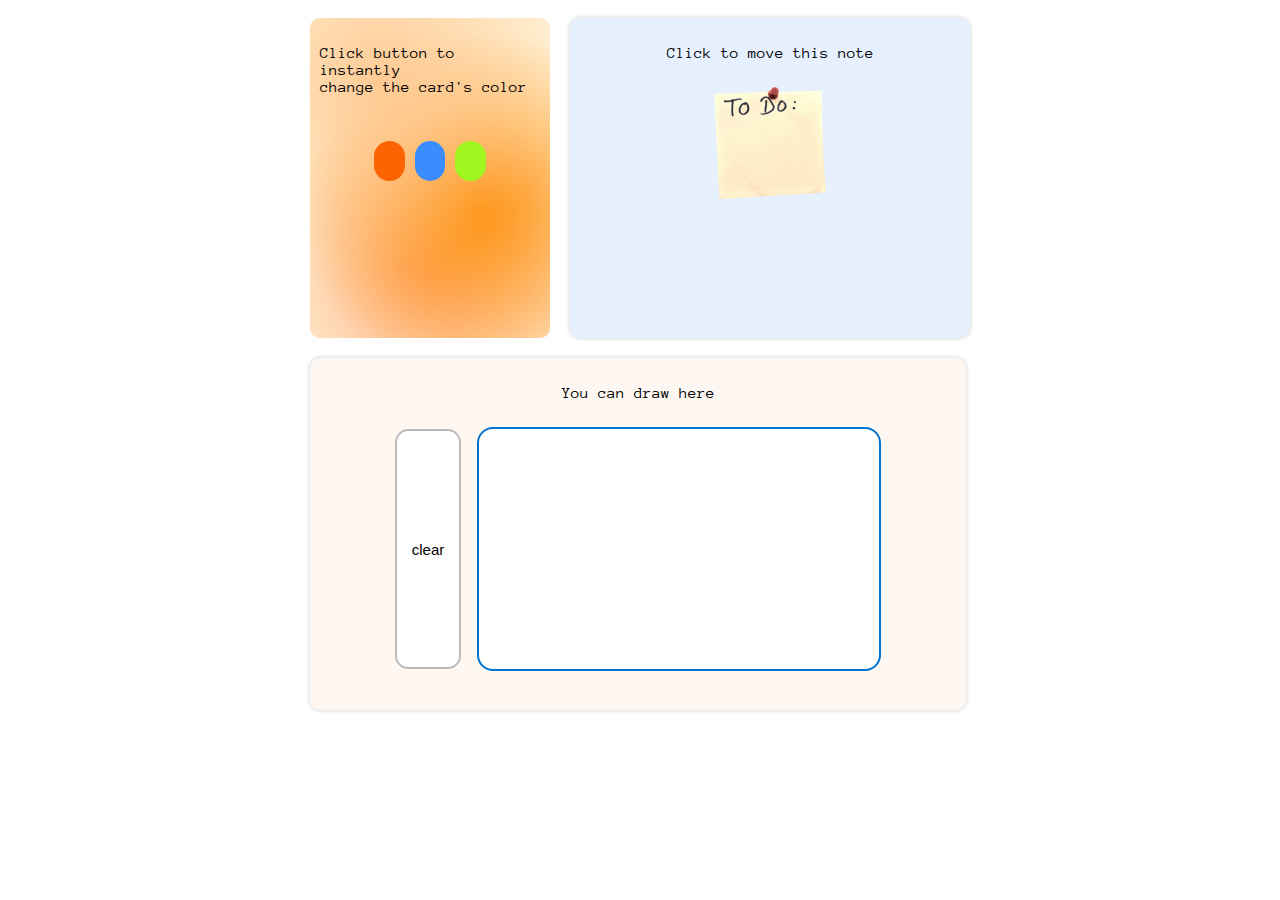
<file: 02js-doodle-desk/index.html>
<!DOCTYPE html>
<html lang="en">

<head>
    <meta charset="UTF-8">
    <meta name="viewport" content="width=device-width, initial-scale=1.0">
    <title>Document</title>
    <link rel="stylesheet" href="css.css">
    <link rel="stylesheet" href="css2.css">
    <link href="https://fonts.googleapis.com/css2?family=Anonymous+Pro:wght@400;700&display=swap" rel="stylesheet">
</head>

<body>
    <main>
        <div class="section">
            <div class="card">
                <div class="text">
                    <p>Click button to
                        instantly<br> change the card's color</p>
                </div>
                <div class="button-section">
                    <button data-color="red"></button>
                    <button data-color="blue"></button>
                    <button data-color="green"></button>
                </div>

            </div>
            <div class="card2" id="paperContainer">
                <div class="text">
                    <p>Click to move this note
                        </p>
                </div>
                <div class="paper">
                    <img src="img/Paper (32).png" id="myImg" class="draggable-img" draggable="false">
                </div>
            </div>
        </div>

        <div class="section-2">
            <div class="card3" id="canvasContainer">
                <div class="text">
                    <p>You can draw here</p>
                </div>
                <div class="card3-down">
                    <button class="clear-button"><p>clear</p></button>
                    <canvas id="myCanvas"  width="400" height="240"></canvas>
                </div>
            </div>
        </div>

    </main>
    <script src="js.js"></script>
    <script src="js2.js"></script>
</body>

</html>
</file>
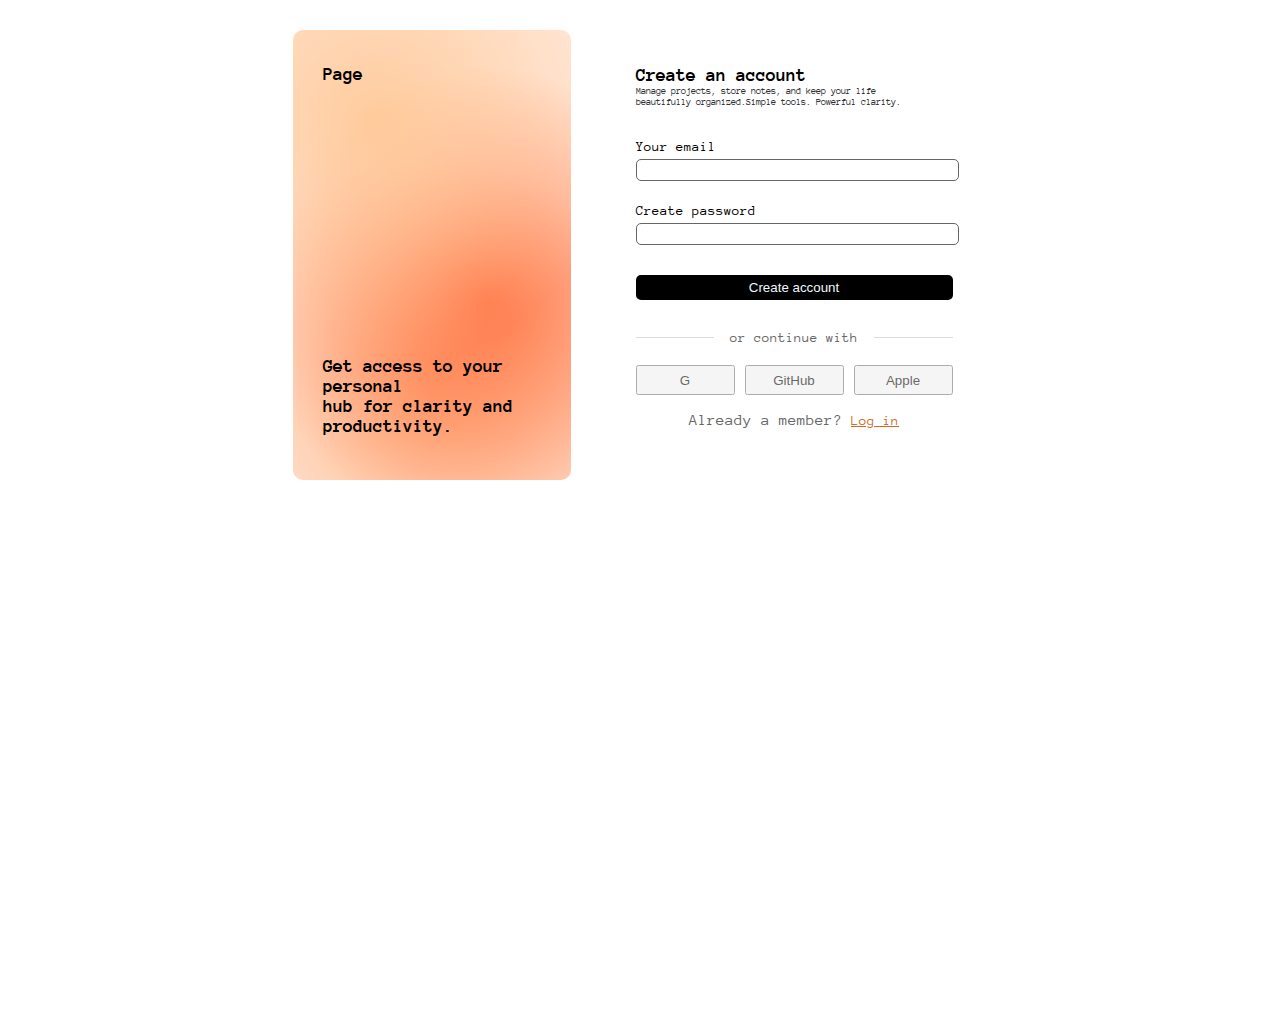
<file: 01-Login-web/login.html>
<!DOCTYPE html>
<html lang="en">


<head>
    <meta charset="UTF-8">
    <meta name="web" content="width=device-width, initial-scale=1.0">
    <title>page</title>
    <link rel="stylesheet" href="login.css">
    <link href="https://fonts.googleapis.com/css2?family=Anonymous+Pro:wght@400;700&display=swap" rel="stylesheet">

</head>

<body>
    <div class="auth-page">
        <div class="left-panel">
            <div class="left-bg"></div>
            <div class="left-content">
                <div class="hero-title">
                    <h3>Page</h3>
                </div>
                <div class="hero-description">
                    <h3>Get access to your personal<br>
                        hub for clarity and<br>
                        productivity.</h3>

                </div>
            </div>
        </div>

        <div class="right-panel">
            <div class="title">
                <div class="form-title">
                    <h3>Create an account</h3>
                </div>
                <div class="form-description">
                    <p>Manage projects, store notes, and keep your life<br>
                        beautifully organized.Simple tools. Powerful clarity.</p>
                </div>
            </div>
            <form class="auth-form">
                <div class="your-mail-form-field">
                    <div class="input-title">
                        <label for="email">Your email</label>
                    </div>
                    <div class="input-wrapper">
                        <input id="email" type="email">
                    </div>
                </div>

                <div class="password-form-field">
                    <div class="input-title">
                        <label for="password">Create password</label>
                    </div>
                    <div class="input-wrapper">
                        <input id="password" type="password">
                    </div>
                </div>

                <button class="primary-button" type="submit">
                    <p>Create account</p>
                </button>
            </form>

            <div class="foauth-section">
                <div class="divider">
                    <span>or continue with</span>
                </div>

                <div class="oauth-buttons">
                    <button class="oauth-button">G</button>
                    <button class="oauth-button">GitHub</button>
                    <button class="oauth-button">Apple</button>
                </div>

                <div class="auth-footer">
                    <p>Already a member? <a href="#">Log in</a></p>
                </div>
            </div>
        </div>
    </div>

    </div>
    </div>
    <script src="login.js"></script>
</body>

</html>
</file>
<file: 02js-doodle-desk/css.css>
body {
    font-family: 'Anonymous Pro', monospace;

    display: flex;
    flex-direction: column;
    justify-content: center;
    align-items: center;
}
main{
    flex-direction:column;
    justify-content: center;
    align-items: center;
}
.section{
    display: flex;
    flex-direction:row;
    justify-content: center;
    align-items: center;
}

.card {
    display: flex;
    flex-direction: column;
    justify-content:start;
    border-radius: 10px;
    margin: 10px;
    height: 100%;
    width: 15em;
    height: 20em;
    background:
        radial-gradient(circle at 30% 20%, rgba(255, 199, 143, 0.9), transparent 60%),
        radial-gradient(circle at 70% 60%, rgb(254, 147, 17), transparent 70%),
        radial-gradient(circle at 50% 80%, rgba(255, 149, 100, 0.7), transparent 60%),
        #ffefd1;
    transition: background-color 0.3s ease;
}

.button-section {
    display: flex;
    flex-direction: row;
    justify-content: center;
    margin: 20px;
    gap: 10px;

}
button{
    height: 3em;
    width: 2.3em;
    display: flex;
    border: none;
    border-radius: 500px 500px 500px 500px;


}
.text{
    margin: 10px;
}

.button-section button:first-child{
    background-color: rgb(251, 100, 0);
}
.button-section button:nth-child(2){
    background-color: rgb(58, 140, 255);
}
.button-section button:nth-child(3){
    background-color: rgb(160, 246, 31);
}

.card-red {
    background:
        radial-gradient(circle at 30% 20%, rgba(255, 132, 132, 0.9), transparent 60%),
        radial-gradient(circle at 70% 60%, rgba(237, 75, 21, 0.8), transparent 70%),
        radial-gradient(circle at 50% 80%, rgba(235, 49, 49, 0.7), transparent 60%),
        #ffd9d9;

}

.card-blue {
    background:
        radial-gradient(circle at 30% 20%, rgba(150, 220, 255, 0.9), transparent 60%),
        radial-gradient(circle at 70% 60%, rgba(57, 50, 255, 0.8), transparent 70%),
        radial-gradient(circle at 50% 80%, rgba(100, 188, 255, 0.7), transparent 60%),
        #d9fcff;

}

.card-green {
    background:
        radial-gradient(circle at 30% 20%, rgba(234, 255, 150, 0.9), transparent 60%),
        radial-gradient(circle at 70% 60%, rgba(132, 255, 50, 0.8), transparent 70%),
        radial-gradient(circle at 50% 80%, rgba(100, 255, 165, 0.7), transparent 60%),
        #d9fff4;

}
</file>
<file: 02js-doodle-desk/css2.css>
.card2 {
    position: relative;
    display: flex;
    flex-direction: column;
    align-items: center;
    justify-content: top;
    border-radius: 10px;
    margin: 10px;
    height: 100%;
    width: 25em;
    height: 20em;
    background-color: rgb(231, 240, 255);
    box-shadow: 0 0 5px rgba(0, 0, 0, 0.2);
    transition: background-color 0.3s ease;
}

.text {
    z-index: 2;
}

.paper {
    position: static;
    width: 7em;
    height: 7em;

}

.paper img {
    width: 7em;
    height: 7em;
    object-fit: contain;
    z-index: 1;

}

.draggable-img {
    position: absolute;
    width: 100px;
    cursor: pointer;
}

.clear-button{
    cursor: pointer;
}
.clear-button.active{
    transform: scale(1.04);
}

.draggable-img.active {
   transform: scale(0.95);
}


.card3 {
    position: relative;
    display: flex;
    flex-direction: column;
    align-items: center;
    justify-content: top;
    border-radius: 10px;
    margin: 10px;
    height: 100%;
    width: 41em;
    height: 22em;

    background-color: rgb(255, 247, 242);
    box-shadow: 0 0 5px rgba(0, 0, 0, 0.2);
    transition: background-color 0.3s ease;
}

#myCanvas{
    /* width:30em;
    height:15em; */
    background-color: rgb(255, 255, 255);
    border: 2px solid rgb(0, 115, 209);
    border-radius: 1em;
}


.card3-down{
    display: flex;
    flex-direction: row;
    align-items: center;
    gap: 1em;


}
.clear-button{
    background-color: rgb(255, 255, 255);
    display: flex;
    flex-direction: column;
   justify-content: center;
    width:5em;
    height:18em;
    border-radius: 1em;
     border: 2px solid rgb(185, 185, 185);
}
.clear-button p {
    font-size: 15px;
}
</file>
<file: 01-Login-web/login.css>
.title p,
.title h3 {
    margin: 0;
    padding: 0;
}

.title p {
    font-size: 10px;
    opacity: 80%;
}

body {
    font-family: 'Anonymous Pro', monospace;
    display: flex;
    justify-content: center;
    margin: 30px;
}


.auth-page {
    display: flex;
    flex-direction: row;
    justify-content: center;
    align-items: center;
    margin: 0;
    gap: 30px;

}

.left-panel {
    flex: 0 0 40%;
    max-width: 800px;
    /* background-color: bisque; */
    display: flex;
    align-items: start;
    justify-content: center;
    position: relative;
    min-height: 100vh;
    border-radius: 10px;
    height: 100%;
}


.left-bg {
    height: 450px;
    position: absolute;
    inset: 0;
    z-index: 1;
    border-radius: 10px;
    background:
        radial-gradient(circle at 30% 20%, rgba(255, 200, 150, 0.9), transparent 60%),
        radial-gradient(circle at 70% 60%, rgba(255, 100, 50, 0.8), transparent 70%),
        radial-gradient(circle at 50% 80%, rgba(255, 160, 100, 0.7), transparent 60%),
        #ffe8d9;
}

.left-content {
    /* border: 2px solid black; */
    padding: 15px 30px;
    width: 100%;
    /* background-color: blue; */
    height: 410px;
    position: relative;
    z-index: 2;
    display: flex;
    flex-direction: column;
    justify-content: space-between;
}


.right-panel {
    display: flex;
    flex-direction: column;
    flex: 1;
    max-width: 700px;
    /* background-color: azure; */
    min-height: 100vh;
    padding: 35px;
    gap: 30px;
}

.title {
    display: flex;
    flex-direction: column;
}

.auth-form {
    display: flex;
    flex-direction: column;
    align-items: start;
    gap: 20px;
}

.your-mail-form-field,
.password-form-field {
    width: 100%;


}

input {
    width: 100%;
    height: 18px;
    border: 0.5px #666 solid;
    border-radius: 5px;
    margin-top: 5px;

}

label {
    font-size: 14px;
}

.primary-button {
    width: 100%;
    height: 25px;
    margin-top: 10px;
    border: none;
    border-radius: 5px;
    background-color:black;
    cursor: pointer;
    display: flex;
    align-items: center;
    justify-content: center;
    transition: background-color 0.3s ease, transform 0.1s ease;
}
.primary-button p{
    color:aliceblue;
}
.divider {
    display: flex;
    align-items: center;
    text-align: center;
    gap: 16px;
    color: #666;
    font-size: 14px;
    margin-bottom: 20px;
}

.divider::before,
.divider::after {
    content: "";
    flex: 1;
    height: 1px;
    background: #ddd;
}

.oauth-buttons {
    display: flex;
    flex-direction: row;
    gap: 10px;
}

.oauth-button {
    height: 30px;
    width: 100%;
    display: flex;
    align-items: center;
    justify-content: center;
    opacity: 60%;
}

.auth-footer{
    display: flex;
    flex-direction: column;
    justify-content: center;
    align-items: center;
    color: #666;
}
a{
    color:chocolate;
    font-size: 14px;

}
</file>
